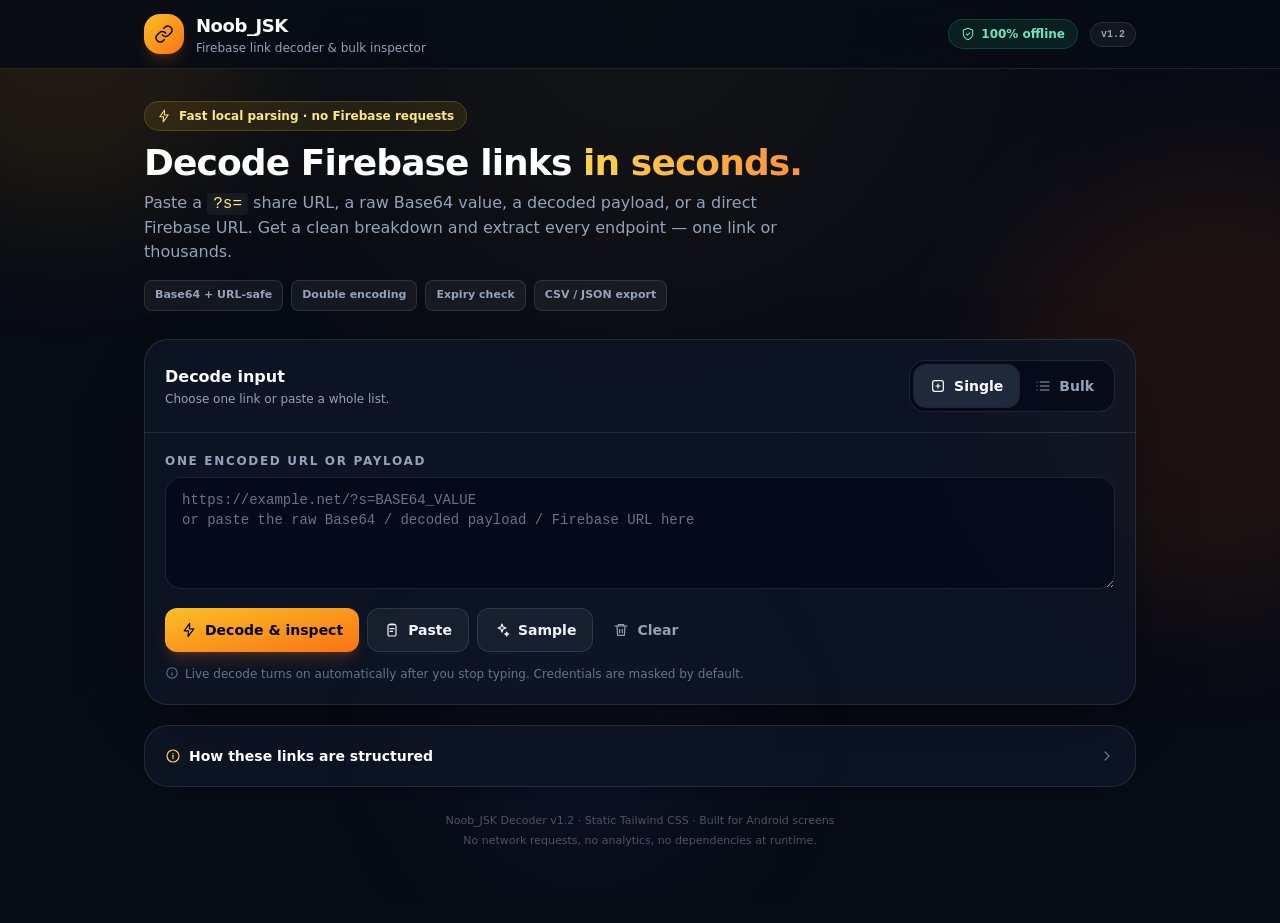
<file: index.html>
<!doctype html>
<html lang="en" class="dark">
<head>
  <meta charset="utf-8">
  <meta name="viewport" content="width=device-width, initial-scale=1, viewport-fit=cover">
  <meta name="theme-color" content="#070b14">
  <meta name="mobile-web-app-capable" content="yes">
  <meta name="apple-mobile-web-app-capable" content="yes">
  <meta name="apple-mobile-web-app-status-bar-style" content="black-translucent">
  <meta name="description" content="Offline Firebase share-link decoder. Decode ?s= Base64 links, break down the payload, and extract Firebase URLs in single or bulk mode.">
  <title> Noob_JSK — Firebase Link Decoder</title>
  <link rel="icon" href="data:image/svg+xml,%3Csvg xmlns='http://www.w3.org/2000/svg' viewBox='0 0 64 64'%3E%3Cdefs%3E%3ClinearGradient id='g' x1='0' y1='0' x2='1' y2='1'%3E%3Cstop stop-color='%23fbbf24'/%3E%3Cstop offset='1' stop-color='%23f97316'/%3E%3C/linearGradient%3E%3C/defs%3E%3Crect width='64' height='64' rx='16' fill='%23070b14'/%3E%3Cpath d='M26 20h-5a9 9 0 0 0 0 18h5M38 26h5a9 9 0 0 1 0 18h-5M25 35h14' fill='none' stroke='url(%23g)' stroke-width='5' stroke-linecap='round'/%3E%3Ccircle cx='21' cy='29' r='3.5' fill='url(%23g)'/%3E%3Ccircle cx='43' cy='35' r='3.5' fill='url(%23g)'/%3E%3C/svg%3E">
  <link rel="stylesheet" href="assets/tailwind.css">
  <script src="decoder.js" defer></script>
  <script src="app.js" defer></script>
</head>
<body class="min-h-screen bg-[#070b14] text-slate-100 antialiased">
  <!-- Offline icon sprite -->
  <svg xmlns="http://www.w3.org/2000/svg" class="hidden" aria-hidden="true">
    <symbol id="i-bolt" viewBox="0 0 24 24" fill="none" stroke="currentColor" stroke-width="1.8" stroke-linecap="round" stroke-linejoin="round"><path d="M13 2 4.8 13.2h6.4L10.5 22l8.7-11.7h-6.6L13 2Z"/></symbol>
    <symbol id="i-link" viewBox="0 0 24 24" fill="none" stroke="currentColor" stroke-width="1.8" stroke-linecap="round" stroke-linejoin="round"><path d="M10 13a5 5 0 0 0 7.5.5l3-3a5 5 0 0 0-7-7l-1.7 1.7"/><path d="M14 11a5 5 0 0 0-7.5-.5l-3 3a5 5 0 0 0 7 7l1.7-1.7"/></symbol>
    <symbol id="i-database" viewBox="0 0 24 24" fill="none" stroke="currentColor" stroke-width="1.8" stroke-linecap="round" stroke-linejoin="round"><ellipse cx="12" cy="5" rx="8" ry="3"/><path d="M4 5v6c0 1.7 3.6 3 8 3s8-1.3 8-3V5"/><path d="M4 11v6c0 1.7 3.6 3 8 3s8-1.3 8-3v-6"/></symbol>
    <symbol id="i-shield" viewBox="0 0 24 24" fill="none" stroke="currentColor" stroke-width="1.8" stroke-linecap="round" stroke-linejoin="round"><path d="M12 22s8-4 8-10V5l-8-3-8 3v7c0 6 8 10 8 10Z"/><path d="m9 12 2 2 4-4"/></symbol>
    <symbol id="i-copy" viewBox="0 0 24 24" fill="none" stroke="currentColor" stroke-width="1.8" stroke-linecap="round" stroke-linejoin="round"><rect x="9" y="9" width="12" height="12" rx="2"/><path d="M5 15H4a2 2 0 0 1-2-2V4a2 2 0 0 1 2-2h9a2 2 0 0 1 2 2v1"/></symbol>
    <symbol id="i-check" viewBox="0 0 24 24" fill="none" stroke="currentColor" stroke-width="2" stroke-linecap="round" stroke-linejoin="round"><path d="m5 12 4 4L19 6"/></symbol>
    <symbol id="i-alert" viewBox="0 0 24 24" fill="none" stroke="currentColor" stroke-width="1.8" stroke-linecap="round" stroke-linejoin="round"><path d="M10.3 3.6 1.8 18a2 2 0 0 0 1.7 3h17a2 2 0 0 0 1.7-3L14.7 3.6a2.5 2.5 0 0 0-4.4 0Z"/><path d="M12 9v4"/><path d="M12 17h.01"/></symbol>
    <symbol id="i-clock" viewBox="0 0 24 24" fill="none" stroke="currentColor" stroke-width="1.8" stroke-linecap="round" stroke-linejoin="round"><circle cx="12" cy="12" r="9"/><path d="M12 7v5l3 2"/></symbol>
    <symbol id="i-key" viewBox="0 0 24 24" fill="none" stroke="currentColor" stroke-width="1.8" stroke-linecap="round" stroke-linejoin="round"><circle cx="8" cy="15" r="4"/><path d="m10.8 12.2 8.2-8.2"/><path d="m16 7 3 3"/><path d="m19 4 2 2"/></symbol>
    <symbol id="i-upload" viewBox="0 0 24 24" fill="none" stroke="currentColor" stroke-width="1.8" stroke-linecap="round" stroke-linejoin="round"><path d="M12 16V4"/><path d="m7 9 5-5 5 5"/><path d="M4 16v3a2 2 0 0 0 2 2h12a2 2 0 0 0 2-2v-3"/></symbol>
    <symbol id="i-download" viewBox="0 0 24 24" fill="none" stroke="currentColor" stroke-width="1.8" stroke-linecap="round" stroke-linejoin="round"><path d="M12 4v12"/><path d="m7 11 5 5 5-5"/><path d="M4 18v1a2 2 0 0 0 2 2h12a2 2 0 0 0 2-2v-1"/></symbol>
    <symbol id="i-trash" viewBox="0 0 24 24" fill="none" stroke="currentColor" stroke-width="1.8" stroke-linecap="round" stroke-linejoin="round"><path d="M3 6h18"/><path d="M8 6V4h8v2"/><path d="M6 6l1 14h10l1-14"/><path d="M10 11v5M14 11v5"/></symbol>
    <symbol id="i-search" viewBox="0 0 24 24" fill="none" stroke="currentColor" stroke-width="1.8" stroke-linecap="round" stroke-linejoin="round"><circle cx="11" cy="11" r="7"/><path d="m20 20-3.5-3.5"/></symbol>
    <symbol id="i-chevron" viewBox="0 0 24 24" fill="none" stroke="currentColor" stroke-width="1.8" stroke-linecap="round" stroke-linejoin="round"><path d="m9 18 6-6-6-6"/></symbol>
    <symbol id="i-info" viewBox="0 0 24 24" fill="none" stroke="currentColor" stroke-width="1.8" stroke-linecap="round" stroke-linejoin="round"><circle cx="12" cy="12" r="9"/><path d="M12 11v5"/><path d="M12 8h.01"/></symbol>
    <symbol id="i-layers" viewBox="0 0 24 24" fill="none" stroke="currentColor" stroke-width="1.8" stroke-linecap="round" stroke-linejoin="round"><path d="m12 3 9 5-9 5-9-5 9-5Z"/><path d="m3 13 9 5 9-5"/><path d="m3 17 9 5 9-5"/></symbol>
    <symbol id="i-x" viewBox="0 0 24 24" fill="none" stroke="currentColor" stroke-width="1.8" stroke-linecap="round" stroke-linejoin="round"><path d="M18 6 6 18M6 6l12 12"/></symbol>
    <symbol id="i-sparkles" viewBox="0 0 24 24" fill="none" stroke="currentColor" stroke-width="1.8" stroke-linecap="round" stroke-linejoin="round"><path d="m12 3 1.6 4.4L18 9l-4.4 1.6L12 15l-1.6-4.4L6 9l4.4-1.6L12 3Z"/><path d="m19 15 .8 2.2L22 18l-2.2.8L19 21l-.8-2.2L16 18l2.2-.8L19 15Z"/></symbol>
    <symbol id="i-paste" viewBox="0 0 24 24" fill="none" stroke="currentColor" stroke-width="1.8" stroke-linecap="round" stroke-linejoin="round"><rect x="6" y="4" width="12" height="17" rx="2"/><path d="M9 4V3h6v1"/><path d="M9 10h6M9 14h4"/></symbol>
    <symbol id="i-file" viewBox="0 0 24 24" fill="none" stroke="currentColor" stroke-width="1.8" stroke-linecap="round" stroke-linejoin="round"><path d="M14 3H7a2 2 0 0 0-2 2v14a2 2 0 0 0 2 2h10a2 2 0 0 0 2-2V8Z"/><path d="M14 3v5h5"/></symbol>
    <symbol id="i-eye" viewBox="0 0 24 24" fill="none" stroke="currentColor" stroke-width="1.8" stroke-linecap="round" stroke-linejoin="round"><path d="M2 12s3.6-6 10-6 10 6 10 6-3.6 6-10 6-10-6-10-6Z"/><circle cx="12" cy="12" r="2.5"/></symbol>
    <symbol id="i-eye-off" viewBox="0 0 24 24" fill="none" stroke="currentColor" stroke-width="1.8" stroke-linecap="round" stroke-linejoin="round"><path d="M3 3l18 18"/><path d="M10.6 6.2A10.8 10.8 0 0 1 12 6c6.4 0 10 6 10 6a17 17 0 0 1-2.2 2.8"/><path d="M6.5 7.7C3.6 9.4 2 12 2 12s3.6 6 10 6a10.6 10.6 0 0 0 4-.8"/><path d="M9.9 9.9a3 3 0 0 0 4.2 4.2"/></symbol>
    <symbol id="i-refresh" viewBox="0 0 24 24" fill="none" stroke="currentColor" stroke-width="1.8" stroke-linecap="round" stroke-linejoin="round"><path d="M20 11a8 8 0 0 0-14-4L4 9"/><path d="M4 5v4h4"/><path d="M4 13a8 8 0 0 0 14 4l2-2"/><path d="M20 19v-4h-4"/></symbol>
    <symbol id="i-list" viewBox="0 0 24 24" fill="none" stroke="currentColor" stroke-width="1.8" stroke-linecap="round" stroke-linejoin="round"><path d="M8 6h13M8 12h13M8 18h13"/><path d="M3 6h.01M3 12h.01M3 18h.01"/></symbol>
    <symbol id="i-single" viewBox="0 0 24 24" fill="none" stroke="currentColor" stroke-width="1.8" stroke-linecap="round" stroke-linejoin="round"><rect x="4" y="4" width="16" height="16" rx="3"/><path d="M9 12h6M12 9v6"/></symbol>
  </svg>

  <!-- Ambient background -->
  <div class="pointer-events-none fixed inset-0 -z-10 overflow-hidden">
    <div class="absolute -left-32 -top-40 h-96 w-96 rounded-full bg-amber-500/10 blur-3xl"></div>
    <div class="absolute -right-40 top-40 h-[28rem] w-[28rem] rounded-full bg-orange-600/10 blur-3xl"></div>
    <div class="absolute bottom-0 left-1/3 h-80 w-80 rounded-full bg-indigo-500/5 blur-3xl"></div>
    <div class="absolute inset-0 bg-[radial-gradient(circle_at_50%_0%,rgba(251,191,36,0.06),transparent_45%)]"></div>
  </div>

  <!-- App bar -->
  <header class="sticky top-0 z-40 border-b border-white/10 bg-[#070b14]/85 backdrop-blur-xl">
    <div class="mx-auto flex max-w-5xl items-center gap-3 px-4 py-3">
      <div class="flex h-10 w-10 shrink-0 items-center justify-center rounded-2xl bg-gradient-to-br from-amber-400 to-orange-500 text-slate-950 shadow-lg shadow-orange-500/20">
        <svg class="h-5 w-5" aria-hidden="true"><use href="#i-link"></use></svg>
      </div>
      <div class="min-w-0 flex-1">
        <h1 class="truncate text-base font-extrabold tracking-tight text-white sm:text-lg">Noob_JSK</h1>
        <p class="truncate text-[11px] font-medium text-slate-400 sm:text-xs">Firebase link decoder &amp; bulk inspector</p>
      </div>
      <span class="hidden items-center gap-1.5 rounded-full border border-emerald-400/20 bg-emerald-400/10 px-3 py-1.5 text-xs font-semibold text-emerald-300 sm:inline-flex">
        <svg class="h-3.5 w-3.5" aria-hidden="true"><use href="#i-shield"></use></svg>
        100% offline
      </span>
      <span class="rounded-full border border-white/10 bg-white/5 px-2.5 py-1 font-mono text-[10px] font-semibold text-slate-400">v1.2</span>
    </div>
  </header>

  <main class="mx-auto max-w-5xl px-4 pb-32 pt-6 sm:pb-16 sm:pt-8">
    <!-- Hero -->
    <section class="mb-5 sm:mb-7">
      <div class="mb-3 inline-flex items-center gap-2 rounded-full border border-amber-400/20 bg-amber-400/10 px-3 py-1.5 text-xs font-semibold text-amber-200">
        <svg class="h-3.5 w-3.5" aria-hidden="true"><use href="#i-bolt"></use></svg>
        Fast local parsing · no Firebase requests
      </div>
      <h2 class="text-balance text-3xl font-extrabold leading-tight tracking-tight text-white sm:text-4xl">
        Decode Firebase links <span class="bg-gradient-to-r from-amber-300 to-orange-400 bg-clip-text text-transparent">in seconds.</span>
      </h2>
      <p class="mt-2 max-w-2xl text-sm leading-6 text-slate-400 sm:text-base">
        Paste a <code class="rounded bg-white/5 px-1.5 py-0.5 font-mono text-amber-200">?s=</code> share URL, a raw Base64 value, a decoded payload, or a direct Firebase URL. Get a clean breakdown and extract every endpoint — one link or thousands.
      </p>
      <div class="mt-4 flex flex-wrap gap-2 text-[11px] font-semibold text-slate-400">
        <span class="rounded-lg border border-white/10 bg-white/5 px-2.5 py-1.5">Base64 + URL-safe</span>
        <span class="rounded-lg border border-white/10 bg-white/5 px-2.5 py-1.5">Double encoding</span>
        <span class="rounded-lg border border-white/10 bg-white/5 px-2.5 py-1.5">Expiry check</span>
        <span class="rounded-lg border border-white/10 bg-white/5 px-2.5 py-1.5">CSV / JSON export</span>
      </div>
    </section>

    <!-- Input card -->
    <section class="glass overflow-hidden" aria-labelledby="input-heading">
      <div class="border-b border-white/10 p-4 sm:p-5">
        <div class="flex flex-col gap-3 sm:flex-row sm:items-center sm:justify-between">
          <div>
            <h2 id="input-heading" class="text-sm font-bold text-white sm:text-base">Decode input</h2>
            <p class="mt-0.5 text-xs text-slate-400">Choose one link or paste a whole list.</p>
          </div>
          <div class="flex rounded-2xl border border-white/10 bg-slate-950/60 p-1" role="tablist" aria-label="Input mode">
            <button id="tab-single" type="button" role="tab" aria-selected="true" aria-controls="panel-single" class="segment-btn segment-active">
              <svg class="h-4 w-4" aria-hidden="true"><use href="#i-single"></use></svg>
              Single
            </button>
            <button id="tab-bulk" type="button" role="tab" aria-selected="false" aria-controls="panel-bulk" class="segment-btn">
              <svg class="h-4 w-4" aria-hidden="true"><use href="#i-list"></use></svg>
              Bulk
            </button>
          </div>
        </div>
      </div>

      <!-- Single panel -->
      <div id="panel-single" role="tabpanel" aria-labelledby="tab-single" class="p-4 sm:p-5">
        <label for="single-input" class="label">One encoded URL or payload</label>
        <textarea id="single-input" rows="4" class="input-shell min-h-[112px] resize-y font-mono text-[13px] sm:text-sm" placeholder="https://example.net/?s=BASE64_VALUE&#10;or paste the raw Base64 / decoded payload / Firebase URL here" autocapitalize="off" autocomplete="off" autocorrect="off" spellcheck="false" inputmode="url" enterkeyhint="done"></textarea>
        <div class="mt-3 flex flex-wrap gap-2">
          <button id="btn-decode" type="button" class="btn-primary flex-1 sm:flex-none">
            <svg class="h-4 w-4" aria-hidden="true"><use href="#i-bolt"></use></svg>
            Decode &amp; inspect
          </button>
          <button id="btn-paste" type="button" class="btn-secondary">
            <svg class="h-4 w-4" aria-hidden="true"><use href="#i-paste"></use></svg>
            Paste
          </button>
          <button id="btn-sample" type="button" class="btn-secondary">
            <svg class="h-4 w-4" aria-hidden="true"><use href="#i-sparkles"></use></svg>
            Sample
          </button>
          <button id="btn-clear-single" type="button" class="btn-ghost">
            <svg class="h-4 w-4" aria-hidden="true"><use href="#i-trash"></use></svg>
            Clear
          </button>
        </div>
        <p class="mt-3 flex items-start gap-1.5 text-xs leading-5 text-slate-500">
          <svg class="mt-0.5 h-3.5 w-3.5 shrink-0" aria-hidden="true"><use href="#i-info"></use></svg>
          Live decode turns on automatically after you stop typing. Credentials are masked by default.
        </p>
      </div>

      <!-- Bulk panel -->
      <div id="panel-bulk" role="tabpanel" aria-labelledby="tab-bulk" class="hidden p-4 sm:p-5">
        <div class="mb-2 flex items-center justify-between gap-3">
          <label for="bulk-input" class="label mb-0">Mass URLs / mixed text</label>
          <span id="bulk-count" class="font-mono text-[11px] text-slate-500">0 lines</span>
        </div>
        <textarea id="bulk-input" rows="8" class="input-shell min-h-[180px] resize-y font-mono text-[13px] sm:text-sm" placeholder="One item per line. Full links, raw Base64, decoded payloads, JSON, CSV rows and markdown links all work.&#10;&#10;https://example.net/?s=BASE64_VALUE&#10;https://example.net/?s=ANOTHER_VALUE" autocapitalize="off" autocomplete="off" autocorrect="off" spellcheck="false" enterkeyhint="done"></textarea>

        <div id="dropzone" class="mt-3 flex flex-col items-center justify-center gap-2 rounded-2xl border border-dashed border-white/15 bg-slate-950/40 px-4 py-5 text-center transition hover:border-amber-400/40 hover:bg-amber-400/[0.04]">
          <svg class="h-6 w-6 text-slate-500" aria-hidden="true"><use href="#i-upload"></use></svg>
          <p class="text-xs text-slate-400">Drop <span class="font-semibold text-slate-300">.txt / .csv / .json / .log</span> files here</p>
          <button id="btn-choose-file" type="button" class="mini-btn">
            <svg class="h-3.5 w-3.5" aria-hidden="true"><use href="#i-file"></use></svg>
            Choose files
          </button>
          <input id="file-input" type="file" accept=".txt,.csv,.json,.log,text/plain,application/json,text/csv" multiple class="hidden">
          <p id="file-status" class="hidden text-[11px] font-medium text-emerald-300"></p>
        </div>

        <div class="mt-3 flex flex-wrap gap-2">
          <button id="btn-check" type="button" class="btn-primary flex-1 sm:flex-none">
            <svg class="h-4 w-4" aria-hidden="true"><use href="#i-bolt"></use></svg>
            Check all
          </button>
          <button id="btn-dedupe" type="button" aria-pressed="true" class="btn-secondary">
            <svg class="h-4 w-4" aria-hidden="true"><use href="#i-layers"></use></svg>
            Hide duplicates: <span id="dedupe-state">ON</span>
          </button>
          <button id="btn-sample-bulk" type="button" class="btn-secondary">
            <svg class="h-4 w-4" aria-hidden="true"><use href="#i-sparkles"></use></svg>
            Samples
          </button>
          <button id="btn-reveal" type="button" aria-pressed="false" class="btn-secondary">
            <svg class="h-4 w-4" aria-hidden="true"><use href="#i-eye"></use></svg>
            Reveal keys: <span>OFF</span>
          </button>
          <button id="btn-clear-bulk" type="button" class="btn-ghost">
            <svg class="h-4 w-4" aria-hidden="true"><use href="#i-trash"></use></svg>
            Clear
          </button>
        </div>
      </div>
    </section>

    <!-- Single result -->
    <section id="single-result" class="mt-5 hidden animate-fade-up" aria-live="polite" aria-labelledby="single-result-heading">
      <div class="glass p-4 sm:p-5">
        <div class="flex flex-wrap items-center justify-between gap-3">
          <div class="flex items-center gap-2.5">
            <span id="single-status-dot" class="h-2.5 w-2.5 rounded-full bg-slate-400"></span>
            <h2 id="single-result-heading" class="text-sm font-bold text-white sm:text-base">Decoded result</h2>
            <span id="single-status-pill" class="rounded-full px-2.5 py-1 text-[11px] font-bold ring-1 ring-inset">—</span>
          </div>
          <span id="single-timing" class="font-mono text-[11px] text-slate-500">—</span>
        </div>
        <p id="single-description" class="mt-2 text-xs leading-5 text-slate-400">—</p>
      </div>

      <div id="single-cards" class="mt-3 grid gap-3 sm:grid-cols-2"></div>
      <div id="single-breakdown" class="glass mt-3 p-4 sm:p-5"></div>
      <div id="single-raw" class="glass mt-3 p-4 sm:p-5"></div>
    </section>

    <!-- Bulk result -->
    <section id="bulk-result" class="mt-5 hidden animate-fade-up" aria-live="polite" aria-labelledby="bulk-result-heading">
      <div class="mb-3 flex flex-wrap items-end justify-between gap-3">
        <div>
          <h2 id="bulk-result-heading" class="text-sm font-bold text-white sm:text-base">Bulk inspection</h2>
          <p id="bulk-timing" class="mt-0.5 font-mono text-[11px] text-slate-500">—</p>
        </div>
        <div class="flex flex-wrap gap-2">
          <button id="btn-copy-urls" type="button" class="mini-btn">
            <svg class="h-3.5 w-3.5" aria-hidden="true"><use href="#i-copy"></use></svg>
            Copy URLs
          </button>
          <button id="btn-copy-json" type="button" class="mini-btn">
            <svg class="h-3.5 w-3.5" aria-hidden="true"><use href="#i-copy"></use></svg>
            Copy JSON
          </button>
          <button id="btn-download-csv" type="button" class="mini-btn">
            <svg class="h-3.5 w-3.5" aria-hidden="true"><use href="#i-download"></use></svg>
            CSV
          </button>
          <button id="btn-download-json" type="button" class="mini-btn">
            <svg class="h-3.5 w-3.5" aria-hidden="true"><use href="#i-download"></use></svg>
            JSON
          </button>
        </div>
      </div>

      <div id="bulk-stats" class="grid grid-cols-2 gap-2.5 sm:grid-cols-4"></div>

      <div class="glass mt-3 p-3 sm:p-4">
        <div class="flex items-center gap-2 rounded-xl border border-white/10 bg-slate-950/60 px-3 py-2.5 focus-within:border-amber-400/50 focus-within:ring-4 focus-within:ring-amber-400/10">
          <svg class="h-4 w-4 shrink-0 text-slate-500" aria-hidden="true"><use href="#i-search"></use></svg>
          <input id="bulk-search" type="search" class="min-w-0 flex-1 bg-transparent text-sm text-slate-100 outline-none placeholder:text-slate-500" placeholder="Search URL, project, payload…" autocomplete="off">
          <button id="btn-clear-search" type="button" class="hidden rounded-lg p-1 text-slate-500 hover:bg-white/5 hover:text-slate-200" aria-label="Clear search">
            <svg class="h-4 w-4" aria-hidden="true"><use href="#i-x"></use></svg>
          </button>
        </div>
        <div id="filter-chips" class="scrollbar-thin mt-3 flex gap-2 overflow-x-auto pb-1" role="group" aria-label="Filter results"></div>
      </div>

      <p id="bulk-truncated" class="mt-3 hidden rounded-2xl border border-amber-400/20 bg-amber-400/10 p-3 text-xs font-medium text-amber-200"></p>
      <div id="bulk-list" class="mt-3 space-y-3"></div>
      <button id="btn-load-more" type="button" class="btn-secondary mt-3 hidden w-full">
        <svg class="h-4 w-4" aria-hidden="true"><use href="#i-refresh"></use></svg>
        Load more
      </button>
    </section>

    <!-- How it works -->
    <section class="glass mt-5 overflow-hidden">
      <details class="group">
        <summary class="flex cursor-pointer list-none items-center justify-between gap-3 p-4 text-sm font-bold text-white sm:p-5">
          <span class="flex items-center gap-2">
            <svg class="h-4 w-4 text-amber-300" aria-hidden="true"><use href="#i-info"></use></svg>
            How these links are structured
          </span>
          <svg class="h-4 w-4 text-slate-500 transition group-open:rotate-90" aria-hidden="true"><use href="#i-chevron"></use></svg>
        </summary>
        <div class="border-t border-white/10 p-4 text-xs leading-6 text-slate-400 sm:p-5 sm:text-sm">
          <p>The <code class="rounded bg-white/5 px-1.5 py-0.5 font-mono text-amber-200">?s=</code> parameter is UTF-8 Base64. After decoding it usually looks like this:</p>
          <pre class="code-block mt-3 whitespace-pre-wrap break-all">FIREBASE_URL | CREDENTIAL | EXPIRY_MS | OPTIONAL_DEVICE_ID

https://project-default-rtdb.firebaseio.com | KEY | 1793105515015 | device-123</pre>
          <p class="mt-2">Fields may be separated by a single <code class="rounded bg-white/5 px-1.5 py-0.5 font-mono text-amber-200">|</code> or by the older triple <code class="rounded bg-white/5 px-1.5 py-0.5 font-mono text-amber-200">|||</code> separator — both formats are decoded the same way.</p>
          <ul class="mt-3 space-y-1.5">
            <li>• <span class="font-semibold text-slate-300">Field 1</span> — Firebase / Realtime Database endpoint.</li>
            <li>• <span class="font-semibold text-slate-300">Field 2</span> — database secret, API key, or short credential.</li>
            <li>• <span class="font-semibold text-slate-300">Field 3</span> — expiry timestamp in milliseconds (10-digit seconds also work).</li>
            <li>• <span class="font-semibold text-slate-300">Field 4+</span> — optional device ID or reference.</li>
          </ul>
          <p class="mt-3">The same payloads are also read from <code class="rounded bg-white/5 px-1.5 py-0.5 font-mono text-amber-200">d=</code>, <code class="rounded bg-white/5 px-1.5 py-0.5 font-mono text-amber-200">data=</code>, <code class="rounded bg-white/5 px-1.5 py-0.5 font-mono text-amber-200">payload=</code>, <code class="rounded bg-white/5 px-1.5 py-0.5 font-mono text-amber-200">token=</code>, <code class="rounded bg-white/5 px-1.5 py-0.5 font-mono text-amber-200">encoded=</code>, <code class="rounded bg-white/5 px-1.5 py-0.5 font-mono text-amber-200">share=</code> or <code class="rounded bg-white/5 px-1.5 py-0.5 font-mono text-amber-200">link=</code> parameters, including URL-encoded JSON.</p>
          <p class="mt-3">Some apps — such as <span class="font-semibold text-slate-300">VANTAGE</span> share links — wrap the same details as Base64 over an XOR-encoded JSON object instead:</p>
          <pre class="code-block mt-2 whitespace-pre-wrap break-all">base64url( XOR( {"u":"FIREBASE_URL","k":"CREDENTIAL","l":"LABEL","e":EXPIRY_MS} ) )</pre>
          <p class="mt-2">Those links are recognised automatically as a <span class="font-semibold text-slate-300">VANTAGE share link</span> and yield the same endpoint, credential, label and expiry fields. <code class="rounded bg-white/5 px-1.5 py-0.5 font-mono text-amber-200">"e":0</code> means the link never expires.</p>
          <p class="mt-2">A merged <code class="rounded bg-white/5 px-1.5 py-0.5 font-mono text-amber-200">?m=</code> link packs several connections into one Base64 JSON array of <code class="rounded bg-white/5 px-1.5 py-0.5 font-mono text-amber-200">{url, key}</code> objects. Every endpoint is listed and included in bulk exports.</p>
          <p class="mt-3 rounded-xl border border-emerald-400/15 bg-emerald-400/[0.06] p-3 text-emerald-200">
            <strong class="font-bold">Privacy:</strong> everything runs in your browser. The tool never connects to a Firebase database, never tests credentials, and never uploads pasted data.
          </p>
        </div>
      </details>
    </section>

    <footer class="mt-6 pb-2 text-center text-[11px] leading-5 text-slate-600">
      Noob_JSK Decoder v1.2 · Static Tailwind CSS · Built for Android screens<br>
      No network requests, no analytics, no dependencies at runtime.
    </footer>
  </main>

  <!-- Mobile sticky action -->
  <div class="safe-bottom fixed inset-x-0 bottom-0 z-40 border-t border-white/10 bg-[#070b14]/95 px-4 pt-3 backdrop-blur-xl sm:hidden">
    <button id="bottom-action" type="button" class="btn-primary w-full">
      <svg class="h-4 w-4" aria-hidden="true"><use href="#i-bolt"></use></svg>
      <span id="bottom-action-label">Decode link</span>
    </button>
  </div>

  <!-- Toast -->
  <div id="toast" class="pointer-events-none fixed bottom-24 left-1/2 z-50 hidden -translate-x-1/2 items-center gap-2 rounded-2xl border border-white/10 bg-slate-900/95 px-4 py-3 text-sm font-semibold text-white shadow-2xl backdrop-blur-xl sm:bottom-6" role="status" aria-live="polite">
    <svg id="toast-icon" class="h-4 w-4 text-emerald-300" aria-hidden="true"><use href="#i-check"></use></svg>
    <span id="toast-text">Done</span>
  </div>
</body>
</html>
</file>
